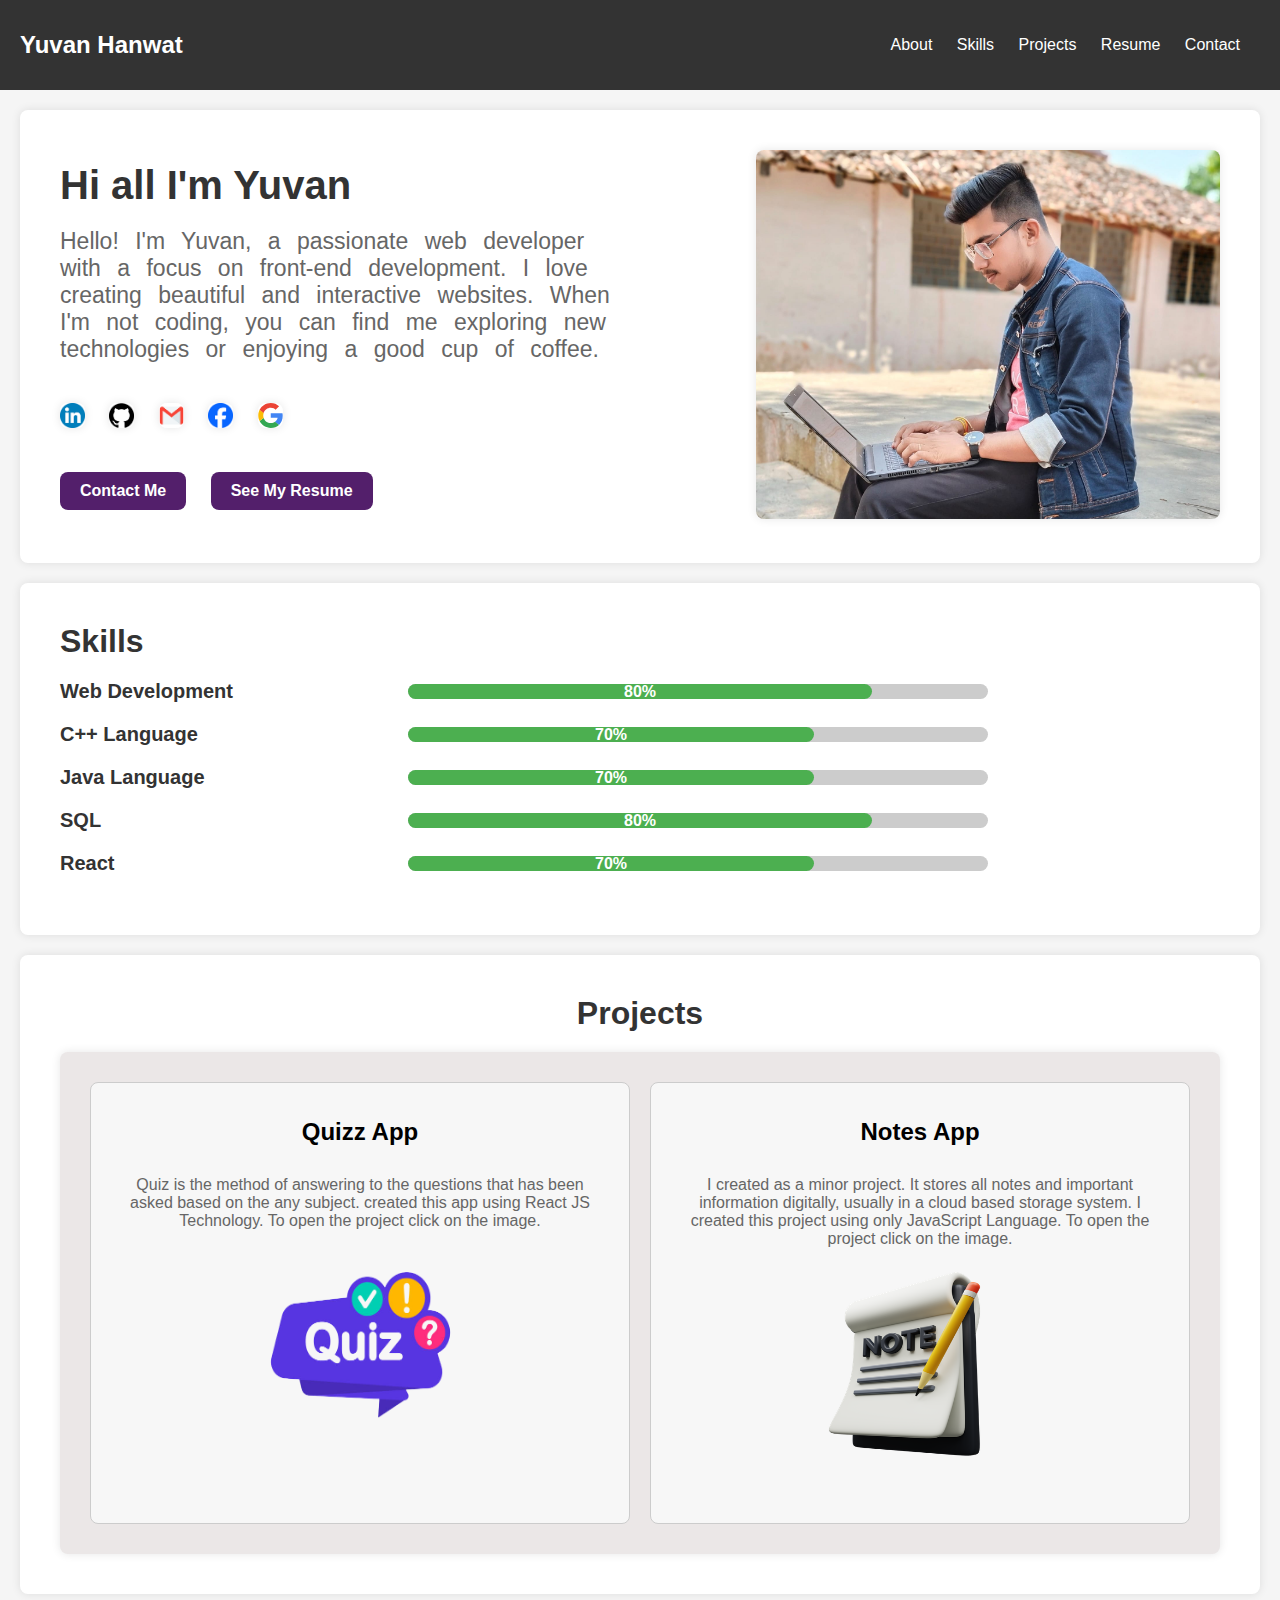
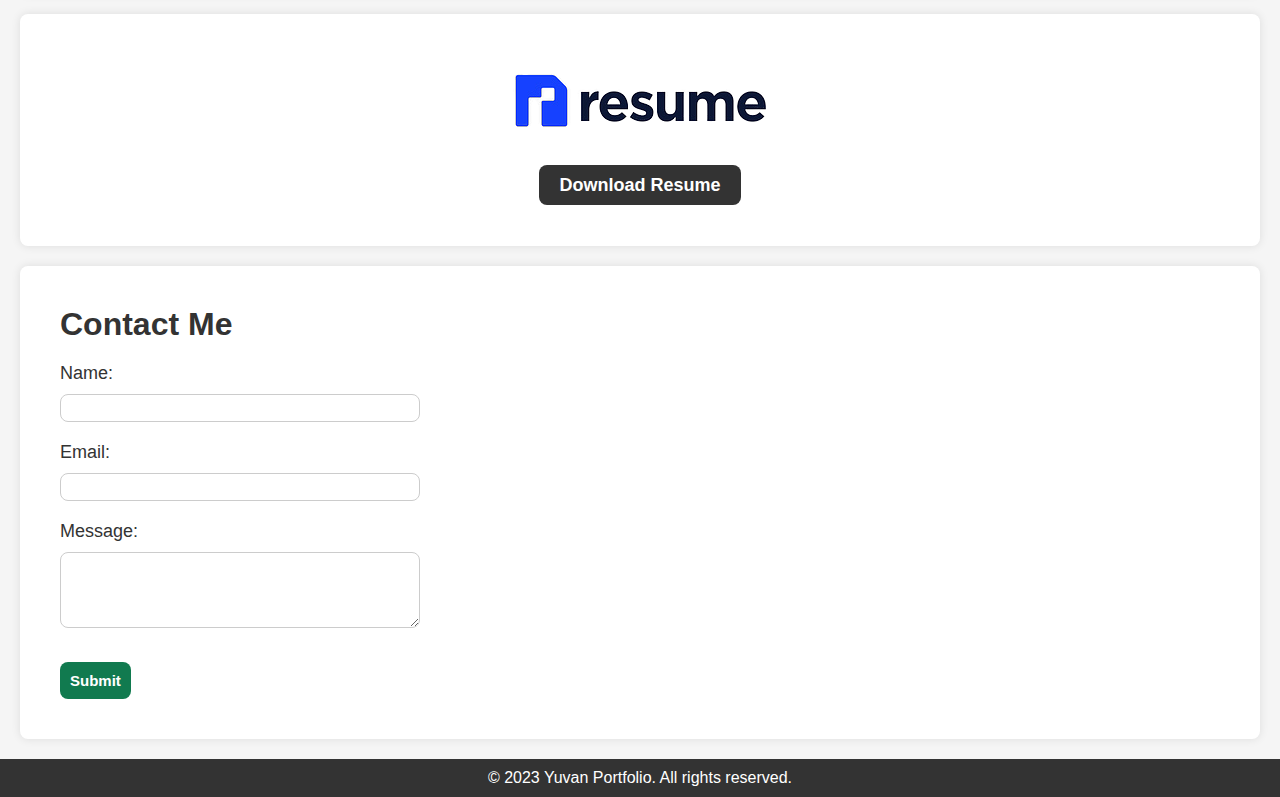
<file: Task-1/portfolioWebsite/index.html>
<!DOCTYPE html>
<html lang="en">
    <head>
        <meta charset="UTF-8">
        <meta name="viewport" content="width=device-width, initial-scale=1.0">
        <link rel="stylesheet" href="style.css">
        <title>Yuvan Portfolio</title>
    </head>
    <body>
        <!-- Navbar Section  -->
        <header>
            <div id="logo">Yuvan Hanwat</div>
            <nav>
                <ul>
                    <li><a href="#about">About</a></li>
                    <li><a href="#skills">Skills</a></li>
                    <li><a href="#projects">Projects</a></li>
                    <li><a href="#resume">Resume</a></li>
                    <li><a href="#contact">Contact</a></li>
                </ul>
            </nav>
        </header>

        <!-- About Section  -->
        <section id="about">
            <div class="about-content">
                <div class="about-text">
                    <h1>Hi all I'm Yuvan</h1>
                    <p>
                        Hello! I'm Yuvan, a passionate web developer with a
                        focus on front-end development. I love creating
                        beautiful and interactive websites. When I'm not coding,
                        you can find me exploring new technologies or enjoying a
                        good cup of coffee.
                    </p>
                    <div class="social-links">
                        <a
                            href="https://www.linkedin.com/in/yuvan-hanwat-380758192/"
                            target="_blank">
                            <img src="LinkedIn.png" alt="LinkedIn">
                        </a>
                        <a href="https://www.github.com/yuvanhanwat1"
                            target="_blank">
                            <img src="github.png" alt="GitHub">
                        </a>
                        <a href="mailto:youremail@example.com">
                            <img src="email.png" alt="Email">
                        </a>
                        <a href="https://www.facebook.com/yourname"
                            target="_blank" class="social-icon">
                            <img src="facebook.png" alt="Facebook">
                        </a>
                        <a href="https://www.google.com" target="_blank"
                            class="social-icon">
                            <img src="google.svg" alt="Google">
                        </a>
                    </div>
                    <a href="mailto:youremail@example.com" class="contact-link">Contact
                        Me</a>
                    <a href="ResumeAll.pdf" class="resume-link" target="_blank">See
                        My Resume</a>

                </div>
                <div class="about-image">
                    <img src="my-img-2.jpeg" alt="Your Name">
                </div>
            </div>
        </section>


        <!-- Skills Section  -->
        <section id="skills">
            <h1>Skills</h1>
            <div class="skill">
                <h3>Web Development</h3>
                <div class="progress-bar">
                    <div class="progress" style="width: 80%;">80%</div>
                </div>
            </div>
            <div class="skill">
                <h3>C++ Language</h3>
                <div class="progress-bar">
                    <div class="progress" style="width: 70%;">70%</div>
                </div>
            </div>
            <div class="skill">
                <h3>Java Language</h3>
                <div class="progress-bar">
                    <div class="progress" style="width: 70%;">70%</div>
                </div>
            </div>
            <div class="skill">
                <h3>SQL</h3>
                <div class="progress-bar">
                    <div class="progress" style="width: 80%;">80%</div>
                </div>
            </div>
            <div class="skill">
                <h3>React</h3>
                <div class="progress-bar">
                    <div class="progress" style="width: 70%;">70%</div>
                </div>
            </div>
        </section>


        <!-- Project Section  -->
        <section>
            <div id="projects-heading">
                <h1>Projects</h1>
            </div>
            <div id="projects">
                <div class="project" id="project1"
                    onclick="openProject('project1/index.html')">
                    <h2>Quizz App</h2>
                    <p>Quiz is the method of answering to the questions that has
                        been asked based on the any subject. created this app
                        using React JS Technology. To open the project click on
                        the image.
                    </p>
                    <img src="quiz1.png" alt="Project 1">

                </div>
                <div class="project" id="project2"
                    onclick="openProject('project2/index.html')">
                    <h2>Notes App</h2>
                    <p>I created as a minor project. It stores all notes and
                        important information digitally, usually in a cloud
                        based storage system. I created this project using only
                        JavaScript Language. To open the project click on the
                        image.
                    </p>
                    <img src="notes.webp" alt="Project 2">
                </div>
            </div>
        </section>


        <!-- Resume Section  -->
        <section id="resume">
            <h1><img src="resume-img-1.png" alt=""></h1>
            <p><a href="ResumeAll.pdf" target="_blank">Download Resume</a></p>
        </section>

        <section id="contact" class="contact-section">
            <h1>Contact Me</h1>
            <form id="contact-form">
                <label for="name">Name:</label>
                <input type="text" id="name" name="name" required>
        
                <label for="email">Email:</label>
                <input type="email" id="email" name="email" required>
        
                <label for="message">Message:</label>
                <textarea id="message" name="message" rows="4" required></textarea>
        
                <button type="submit">Submit</button>
            </form>
        </section>
        

        <!-- Footer Section  -->
        <footer>
            <p>&copy; 2023 Yuvan Portfolio. All rights reserved.</p>
        </footer>
    </body>

    <script src="script.js"></script>
    
</html>
</file>
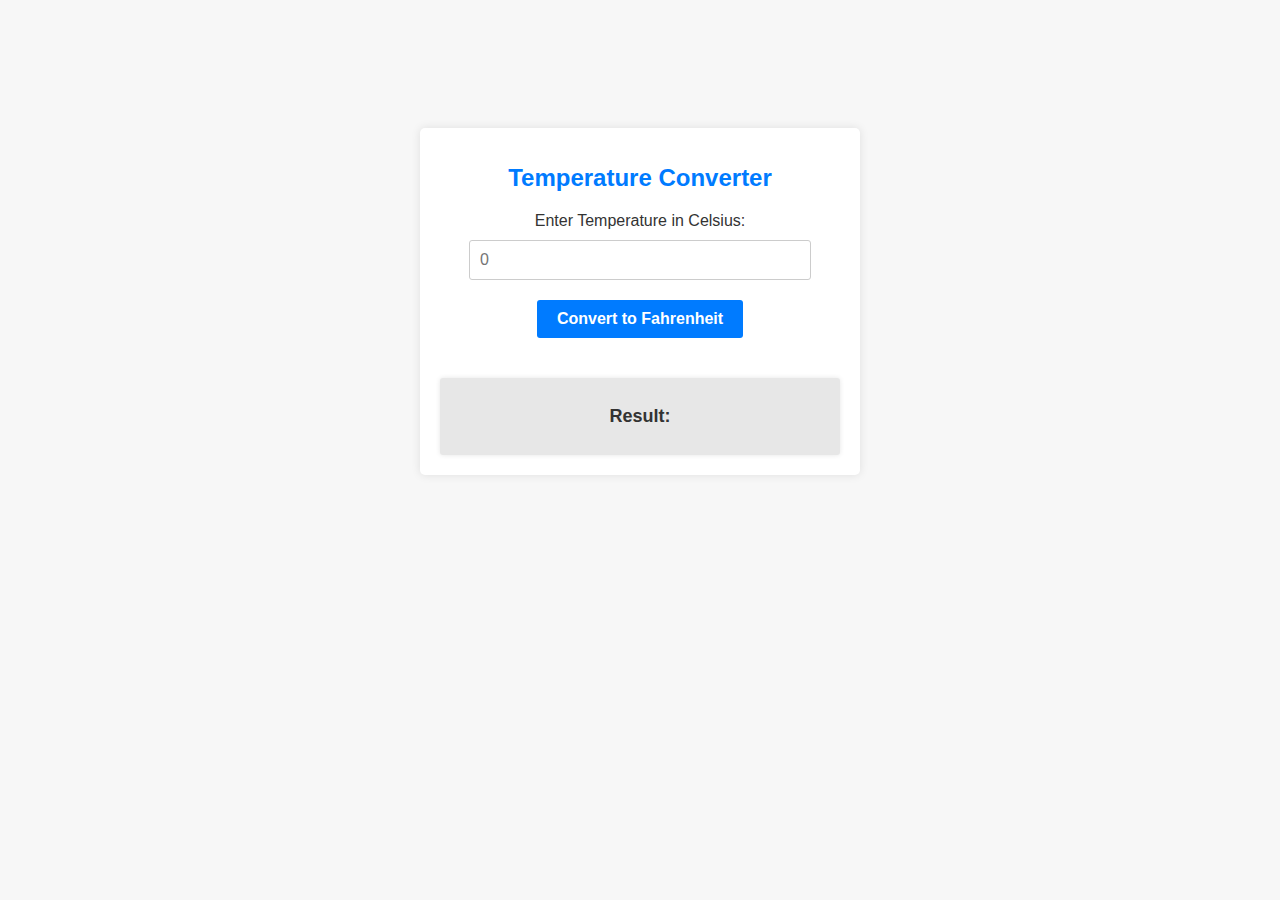
<file: Task-2/TemperatureConverter/index.html>
<!DOCTYPE html>
<html lang="en">
<head>
    <meta charset="UTF-8">
    <meta name="viewport" content="width=device-width, initial-scale=1.0">
    <title>Temperature Converter</title>
    <link rel="stylesheet" href="style.css">
</head>
<body>
    <div class="container">
        <h1>Temperature Converter</h1>
        <div class="input-container">
            <label for="celsius">Enter Temperature in Celsius:</label>
            <input type="number" id="celsius" placeholder="0">
            <button id="convert">Convert to Fahrenheit</button>
        </div>
        <div class="result">
            <p id="result-text">Result: </p>
        </div>
    </div>

    <script src="script.js"></script>
</body>
</html>
</file>
<file: Task-2/TemperatureConverter/style.css>
body {
    font-family: Arial, sans-serif;
    background-color: #f7f7f7;
    margin: 0;
    padding: 0;
}

.container {
    max-width: 400px;
    margin: 10% auto;
    background-color: #fff;
    padding: 20px;
    border-radius: 5px;
    box-shadow: 0 0 10px rgba(0, 0, 0, 0.1);
    text-align: center;
}

h1 {
    color: #007BFF;
    font-size: 24px;
}

.input-container {
    margin: 20px 0;
}

label {
    display: block;
    margin-bottom: 10px;
    color: #333;
}

input {
    width: 80%;
    padding: 10px;
    border: 1px solid #ccc;
    border-radius: 3px;
    font-size: 16px;
}

button {
    margin: 20px;
    padding: 10px 20px;
    background-color: #007BFF;
    color: #fff;
    border: none;
    border-radius: 3px;
    cursor: pointer;
    font-size: 16px;
    font-weight: bold;
    transition: background-color 0.3s;
}

button:hover {
    background-color: #0056b3;
}

.result {
    margin-top: 20px;
    font-weight: bold;
    color: #333;
    font-size: 18px;
    background-color: #e7e7e7;
    padding: 10px;
    border-radius: 3px;
    box-shadow: 0 0 5px rgba(0, 0, 0, 0.1);
}

.result span {
    color: #007BFF;
}
</file>
<file: Task-1/portfolioWebsite/style.css>
/* Reset some default styles */
body, h1, h2, p, ul, li {
    margin: 0;
    padding: 0;
}
body {
    font-family: Verdana, Geneva, Tahoma, sans-serif;
    background-color: #f5f5f5;
}


/* Header styles */
header {
    background-color: #333;
    color: #fff;
    padding: 20px;
    display: flex;
    justify-content: space-between;
    align-items: center;
    height: 50px;
}
#logo {
    font-size: 24px;
    font-weight: bold;
}
nav ul {
    list-style: none;
}
nav ul li {
    display: inline;
    margin-right: 20px;
}
nav a {
    text-decoration: none;
    color: #fff;
}
nav a:hover {
    color: yellow;
    font-weight: bold;
}


/* Section styles */
section {
    background-color: #fff;
    padding: 40px;
    margin: 20px;
    border-radius: 8px;
    box-shadow: 0px 0px 10px rgba(0, 0, 0, 0.1);
}
section h1 {
    font-size: 32px;
    margin-bottom: 20px;
    color: #333;
}


/* About Section */
#about {
    background-color: #fff;
    padding: 40px;
    margin: 20px;
    border-radius: 8px;
    box-shadow: 0px 0px 10px rgba(0, 0, 0, 0.1);
}
#about .about-content {
    display: flex;
    flex-wrap: wrap;
    justify-content: space-between;
    align-items: center;
}
#about .about-text {
    width: 50%;
}
#about .about-text h1 {
    font-size: 40px;
    margin-bottom: 20px;
    color: #333;
}
#about .about-text p {
    font-size: 23px;
    word-spacing: 10px;
    color: #666;
}
#about .social-links {
    margin-top: 40px;
    margin-bottom: 20px;

}
#about .social-links a {
    text-decoration: none;
    margin-right: 20px;
}
#about .social-links img{
    width: 25px;
}
#about .social-links img:hover{
    width: 28px;
}
#about .contact-link, #about .resume-link {
    display: inline-block;
    padding: 10px 20px;
    background-color: #531f6b;
    color: #fff;
    text-decoration: none;
    border-radius: 8px;
    font-weight: bold;
    margin-right: 20px;
    margin-top: 20px;
}
#about .contact-link:hover, #about .resume-link:hover {
    background-color: #ffcc00;
    color: #333;
}
#about .about-image {
    width: 40%;
    text-align: right;
}
#about img {
    max-width: 100%;
    border-radius: 8px;
    box-shadow: 0px 0px 10px rgba(0, 0, 0, 0.1);
}


/* Skills Section */
.skill {
    margin-bottom: 20px;
    display: flex;
    justify-content: space-between;
    align-items: center;
}
.skill h3 {
    font-size: 20px;
    margin: 0;
    color: #333;
}
.progress-bar {
    width: 50%; /* Adjust the width as needed */
    height: 15px;
    background-color: #ccc;
    border-radius: 10px;
    position: relative;
    margin-right: 20%;

}
.progress {
    height: 100%;
    border-radius: 10px;
    text-align: center;
    line-height: 15px;
    color: #fff;
    font-weight: bold;
    position: relative;
    background-color: #4CAF50; /* Green for 80% proficiency */
    width: 80%; /* Adjust the width based on proficiency percentage */
}


/* Projects Section */
#projects {
    background-color: #ebe7e7;
    padding: 20px;
    border-radius: 8px;
    box-shadow: 0px 0px 10px rgba(0, 0, 0, 0.1);
    display: flex;
    justify-content: space-between;
    align-items: center;
}
.project {
    flex: 1;
    text-align: center;
    margin: 10px;
    padding: 20px;
    border: 1px solid #ccc;
    border-radius: 8px;
    background-color: #f7f7f7;
    width: 300px; /* Set the width to a specific value */
    height: 400px; /* Set the height to a specific value */
}
#projects-heading {
    text-align: center;
}
.project img {
    width: 50%;
    height: 50%;
}
.project h2 {
    font-size: 24px;
    padding: 15px;
}
.project p {
    font-size: 16px;
    color: #666;
    padding: 15px;
}


/* Resume Section  */
#resume{
    text-align: center;
}
#resume h1{
    padding: 15px;
}


/* Contact Section */
.contact-section {
    background-color: #fff;
    padding: 40px;
    margin: 20px;
    border-radius: 8px;
    box-shadow: 0px 0px 10px rgba(0, 0, 0, 0.1);
}
.contact-section h1 {
    font-size: 32px;
    color: #333;
    margin-bottom: 20px;
}
#contact-form {
    text-align: left; /* Align the form to the left */
    margin-top: 20px;
}
#contact-form label {
    font-size: 18px;
    color: #333;
    display: block; /* Display each label on a new line */
    margin-bottom: 10px;
}
#contact-form input,
#contact-form textarea {
    width: 30%;
    padding: 5px;
    margin-bottom: 20px; /* Add spacing between form elements */
    border: 1px solid #ccc;
    border-radius: 8px;
    font-size: 14px;
}
#contact-form button {
    border: none;
    background-color: #117a4f;
    color: #fff;
    padding: 10px 10px;
    border-radius: 8px;
    font-weight: bold;
    font-size: 15px;
    transition: background-color 0.3s;
    display: block;
    margin-top: 10px;
}
#contact-form button:hover {
    background-color: #ffcc00;
    color: #333;
}


/* Resume Section */
#resume p {
    font-size: 18px;
    color: #333;
    margin-bottom: 10px;
}
#resume a {
    background-color: #333;
    color: #fff;
    text-decoration: none;
    padding: 10px 20px;
    border-radius: 8px;
    font-weight: bold;
    transition: background-color 0.3s;
}
#resume a:hover {
    background-color: #ffcc00;
    color: #333;
}


/* Footer styles */
footer {
    background-color: #333;
    color: #fff;
    text-align: center;
    padding: 10px;
}


/* Responsive Design */
@media screen and (max-width: 768px) {
    #logo {
        font-size: 28px;
    }

    nav ul li {
        display: block;
        margin-bottom: 10px;
    }

    nav a {
        display: block;
        font-size: 16px;
        margin-right: 0;
    }

    section {
        padding: 20px;
        margin: 10px;
    }

    section h1 {
        font-size: 24px;
    }

    #about img {
        max-width: 80%;
    }
}
</file>
